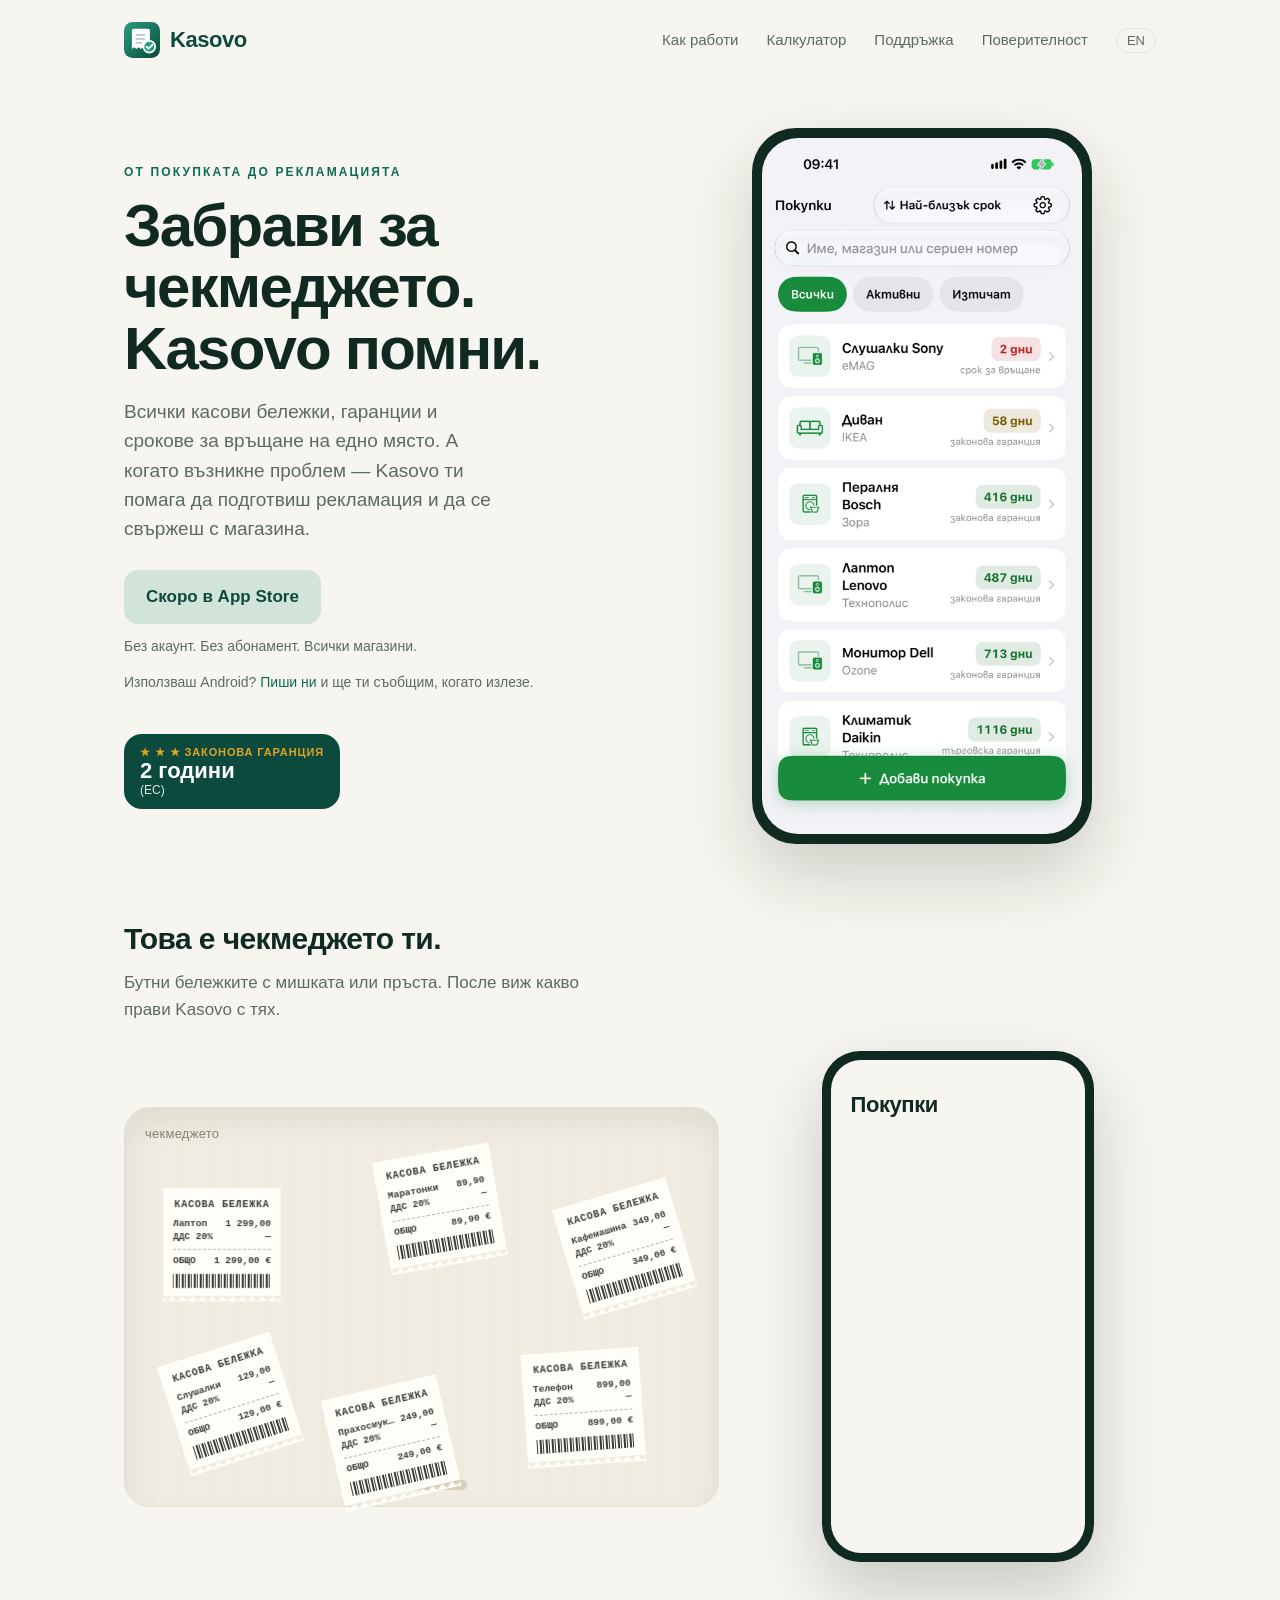
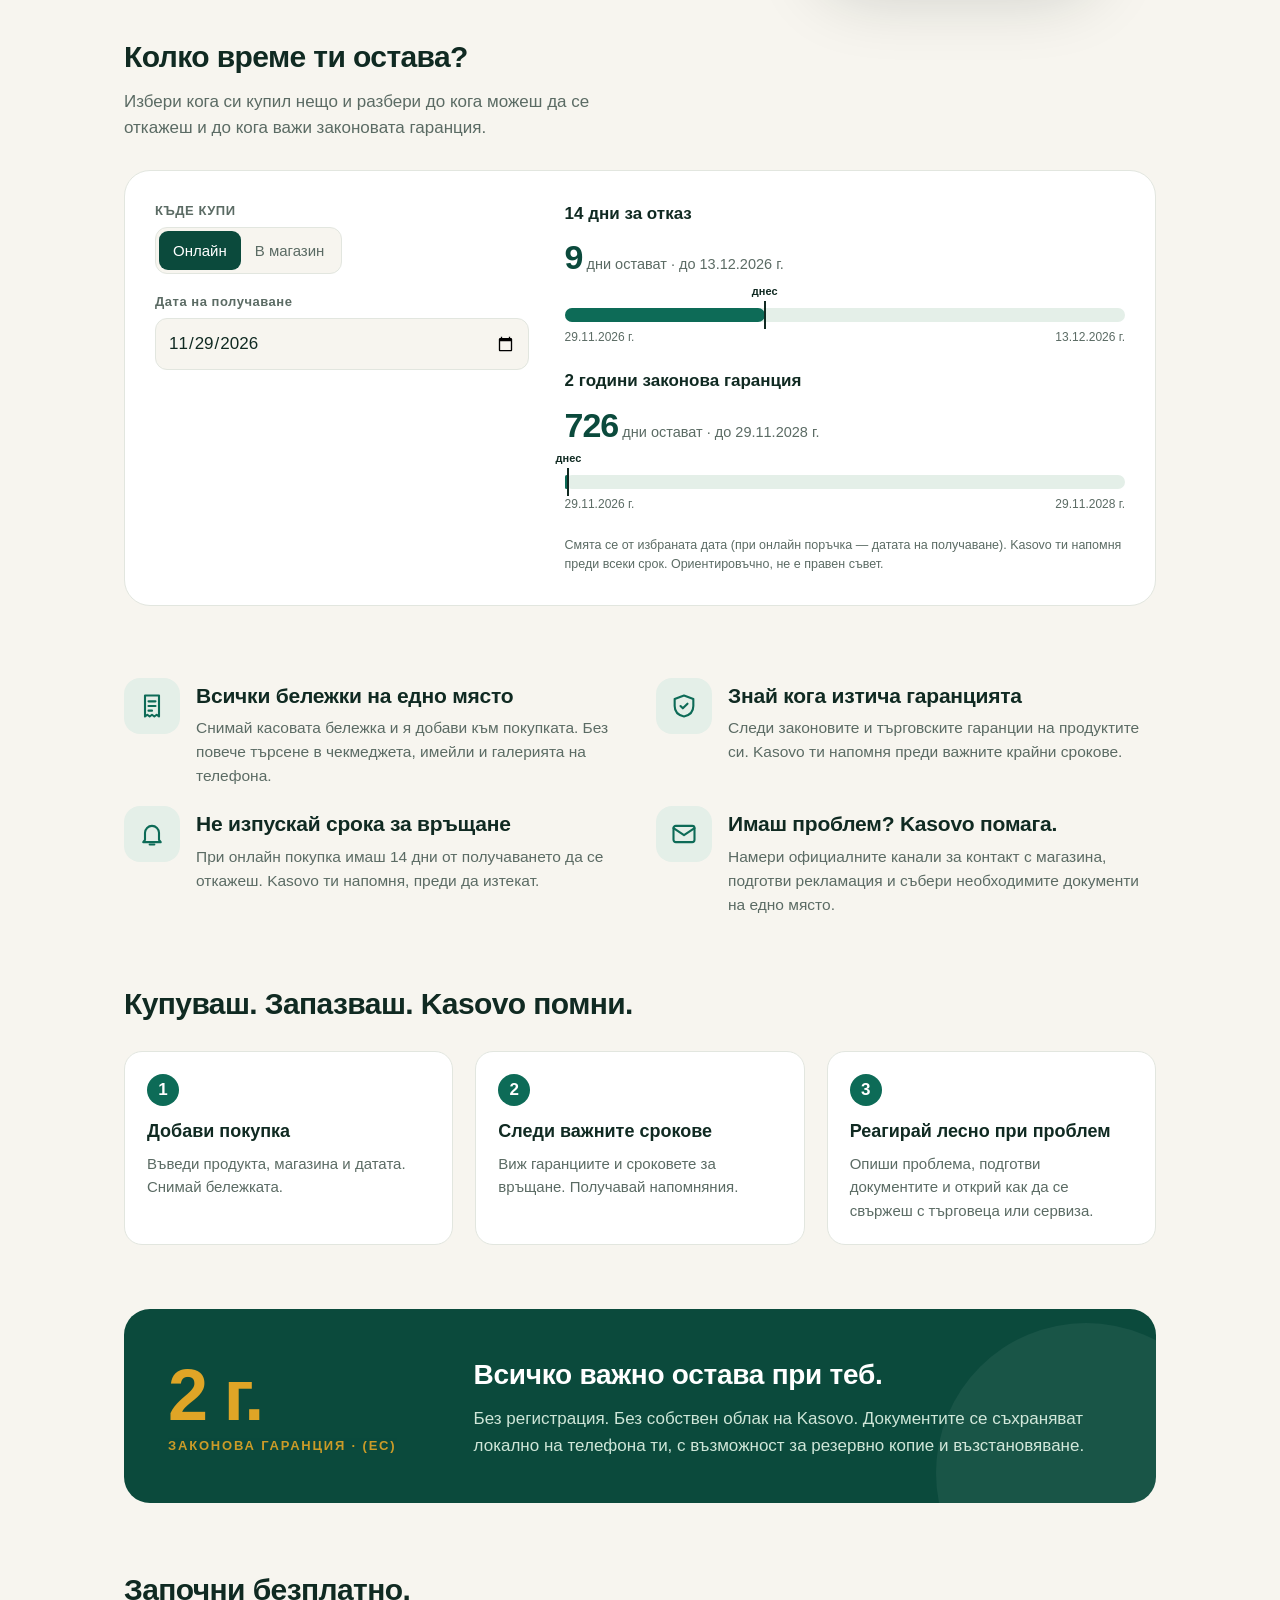
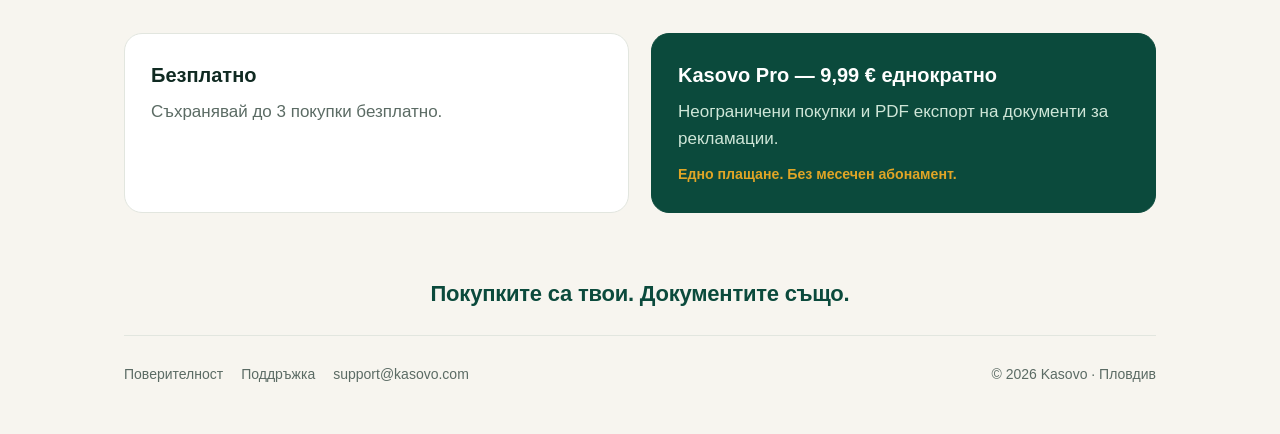
<file: index.html>
<!DOCTYPE html>
<html lang="bg">
<head>
<meta charset="utf-8">
<meta name="viewport" content="width=device-width, initial-scale=1">
<title>Kasovo — Касови бележки и гаранции</title>
<meta name="description" content="Всички покупки. Всички гаранции. На едно място. Kasovo пази касовите ти бележки и ти напомня преди да изтече гаранцията или срокът за връщане.">
<link rel="icon" href="favicon.svg" type="image/svg+xml">
<style>
  :root{--ink:#102a22;--muted:#5b6b64;--bg:#f7f5ef;--mint:#e4efe8;--mint2:#d2e4d9;--green:#0d6b57;--green-d:#0b4a3c;--green-l:#2a9d7f;--line:#e2e6df;--amber:#e0a526;--red:#dc2626}
  *{box-sizing:border-box}
  html,body{margin:0;background:var(--bg);color:var(--ink);font:17px/1.55 -apple-system,BlinkMacSystemFont,"Segoe UI",Inter,Roboto,sans-serif}
  a{color:var(--green);text-decoration:none}
  .wrap{max-width:1080px;margin:0 auto;padding:0 24px}
  header{display:flex;align-items:center;justify-content:space-between;padding:22px 0}
  .logo{display:flex;align-items:center;gap:10px;font-weight:800;font-size:22px;color:var(--green-d);letter-spacing:-.02em}
  .logo svg{width:36px;height:36px}
  nav{margin-left:auto;padding-left:48px}
  nav a{margin-left:28px;color:var(--muted);font-size:15px;font-weight:500}
  .lang{border:1px solid var(--line);border-radius:999px;padding:4px 10px;font-size:13px}
  .hero{display:grid;grid-template-columns:1.05fr .95fr;gap:48px;align-items:center;padding:48px 0 64px;position:relative}
  .hero::before{content:"";position:absolute;right:-60px;top:-20px;width:460px;height:460px;border-radius:38% 62% 55% 45%/45% 40% 60% 55%;background:var(--mint);z-index:-1;transform:rotate(-8deg)}
  .tag{font-size:12px;letter-spacing:.18em;font-weight:700;color:var(--green);margin:0 0 14px}
  h1{font-size:clamp(36px,5.2vw,60px);line-height:1.02;letter-spacing:-.03em;margin:0 0 18px;font-weight:800;color:var(--ink)}
  h1 .u{position:relative;white-space:nowrap}
  h1 .u::after{content:"";position:absolute;left:-2px;right:-2px;bottom:-4px;height:12px;border-radius:6px;background:var(--amber);opacity:.55;z-index:-1;transform:rotate(-1deg)}
  .sub{font-size:19px;color:var(--muted);margin:0 0 26px;max-width:36ch}
  .cta{display:inline-flex;align-items:center;gap:10px;background:var(--green-d);color:#fff;padding:14px 22px;border-radius:14px;font-weight:700}
  .cta.soon{background:var(--mint2);color:var(--green-d)}
  .note{font-size:14px;color:var(--muted);margin-top:12px}
  .badge{display:inline-flex;flex-direction:column;align-items:flex-start;gap:0;margin-top:26px;background:var(--green-d);color:#fff;border-radius:18px;padding:12px 16px;line-height:1.15}
  .badge small{font-size:11px;letter-spacing:.08em;color:var(--amber);font-weight:700}
  .badge b{font-size:22px;font-weight:800}
  .badge i{font-style:normal;font-size:12px;opacity:.85}
  .shot{max-width:340px;margin:0 auto;border-radius:44px;padding:10px;background:#102a22;box-shadow:0 30px 70px rgba(15,31,23,.18)}
  .shot img{display:block;width:100%;height:auto;border-radius:36px}
  .feats{display:grid;grid-template-columns:repeat(2,1fr);gap:18px 32px;padding:0 0 64px}
  .feat{display:flex;gap:16px;align-items:flex-start}
  .ic{flex:0 0 56px;height:56px;border-radius:16px;background:var(--mint);display:grid;place-items:center}
  .ic svg{width:28px;height:28px;fill:none;stroke:var(--green);stroke-width:1.8;stroke-linecap:round;stroke-linejoin:round}
  .feat h3{margin:2px 0 4px;font-size:21px;letter-spacing:-.01em}
  .feat p{margin:0;color:var(--muted);font-size:15.5px}
  .law{background:var(--green-d);color:#fff;border-radius:26px;padding:44px;margin-bottom:64px;display:grid;grid-template-columns:.6fr 1.4fr;gap:32px;align-items:center;position:relative;overflow:hidden}
  .law::after{content:"";position:absolute;right:-80px;bottom:-120px;width:300px;height:300px;border-radius:50%;background:rgba(255,255,255,.06)}
  .law h2{margin:0 0 10px;font-size:28px;letter-spacing:-.01em}
  .law p{margin:0;color:#cfe6d8}
  .law .big{font-size:72px;font-weight:900;line-height:1;color:var(--amber);letter-spacing:-.03em}
  .law .big small{display:block;font-size:13px;letter-spacing:.14em;color:var(--amber);opacity:.9;margin-top:8px;font-weight:700}
  .how{padding:0 0 64px}.how h2{font-size:30px;letter-spacing:-.02em;margin:0 0 24px}
  .steps{display:grid;grid-template-columns:repeat(3,1fr);gap:22px}
  .step{background:#fff;border:1px solid var(--line);border-radius:18px;padding:22px}
  .step .n{display:inline-grid;place-items:center;width:32px;height:32px;border-radius:50%;background:var(--green);color:#fff;font-weight:800;margin-bottom:12px}
  .step h3{margin:0 0 6px;font-size:18px}.step p{margin:0;color:var(--muted);font-size:15px}
  .price{padding:0 0 64px}.price h2{font-size:30px;letter-spacing:-.02em;margin:0 0 20px}
  .plans{display:grid;grid-template-columns:1fr 1fr;gap:22px}
  .plan{background:#fff;border:1px solid var(--line);border-radius:18px;padding:26px}
  .plan h3{margin:0 0 8px;font-size:20px}.plan p{margin:0;color:var(--muted)}.plan small{display:block;margin-top:12px;color:var(--green-d);font-weight:700}
  .plan.pro{background:var(--green-d);color:#fff;border-color:var(--green-d)}.plan.pro p{color:#cfe6d8}.plan.pro small{color:var(--amber)}
  .foottag{text-align:center;font-weight:800;font-size:22px;letter-spacing:-.01em;color:var(--green-d);margin:0 0 24px}
  footer{border-top:1px solid var(--line);padding:28px 0 48px;color:var(--muted);font-size:14px;display:flex;justify-content:space-between;flex-wrap:wrap;gap:12px}
  footer a{color:var(--muted);margin-right:18px}
  @media(max-width:860px){.hero,.law,.plans{grid-template-columns:1fr}.feats,.steps{grid-template-columns:1fr}nav a{margin-left:12px}.hero::before{display:none}}
</style>
<link rel="stylesheet" href="fx.css?v=3">
</head>
<body>
<div class="wrap">
  <header>
    <a class="logo" href="/"><svg viewBox="0 0 64 64" aria-hidden="true"><defs><linearGradient id="lg" x1="0" y1="0" x2="1" y2="1"><stop offset="0" stop-color="#2a9d7f"/><stop offset="1" stop-color="#0b4a3c"/></linearGradient></defs><rect width="64" height="64" rx="15" fill="url(#lg)"/><path d="M17 12h26a3 3 0 0 1 3 3v33l-4-3-4 3-4-3-4 3-4-3-4 3-4-3-4 3V15a3 3 0 0 1 3-3z" fill="#fff"/><path d="M22 23h14M22 30h14M22 37h9" stroke="#b9c7c0" stroke-width="3" stroke-linecap="round"/><circle cx="45" cy="44" r="10.5" fill="#2a9d7f" stroke="#fff" stroke-width="3"/><path d="M40 44l3.5 3.5 7-7" stroke="#fff" stroke-width="3.2" fill="none" stroke-linecap="round" stroke-linejoin="round"/></svg>Kasovo</a>
    <nav><a href="#how">Как работи</a><a href="#calc">Калкулатор</a><a href="support.html">Поддръжка</a><a href="privacy.html">Поверителност</a><a class="lang" href="en/">EN</a></nav>
  </header>

  <section class="hero">
    <div>
      <p class="tag">ОТ ПОКУПКАТА ДО РЕКЛАМАЦИЯТА</p>
      <h1>Забрави за<br>чекмеджето.<br><span class="u">Kasovo помни.</span></h1>
      <p class="sub">Всички касови бележки, гаранции и срокове за връщане на едно място. А когато възникне проблем — Kasovo ти помага да подготвиш рекламация и да се свържеш с магазина.</p>
      <span class="cta soon">Скоро в App Store</span>
      <p class="note">Без акаунт. Без абонамент. Всички магазини.</p>
      <p class="note android">Използваш Android? <a href="mailto:android@kasovo.com?subject=Kasovo%20%D0%B7%D0%B0%20Android&amp;body=%D0%98%D1%81%D0%BA%D0%B0%D0%BC%20Kasovo%20%D0%B7%D0%B0%20Android.">Пиши ни</a> и ще ти съобщим, когато излезе.</p>
      <div class="badge"><small>★ ★ ★ ЗАКОНОВА ГАРАНЦИЯ</small><b>2 години</b><i>(ЕС)</i></div>
    </div>
    <div class="shot"><img src="home-bg.png" alt="Екранът „Покупки" в Kasovo" width="538" height="1170" loading="eager"></div>
  </section>

  <section class="drawer" id="drawer">
    <h2>Това е чекмеджето ти.</h2>
    <p class="lead">Бутни бележките с мишката или пръста. После виж какво прави Kasovo с тях.</p>
    <div class="drawer-stage">
      <div class="pile"><span class="pile-hint">чекмеджето</span></div>
      <div class="mini" aria-label="Kasovo подрежда покупките"><div class="mini-in"><h4>Покупки</h4><div class="slots"></div><p class="mini-done">Всичко е подредено. Kasovo помни сроковете.</p><button type="button" class="replay">Още веднъж</button></div></div>
    </div>
  </section>

  <section class="calc" id="calc">
    <h2>Колко време ти остава?</h2>
    <p class="lead">Избери кога си купил нещо и разбери до кога можеш да се откажеш и до кога важи законовата гаранция.</p>
    <div class="calc-box">
      <div>
        <div class="field"><label>КЪДЕ КУПИ</label><div class="seg" role="group"><button type="button" class="on" data-m="online" aria-pressed="true">Онлайн</button><button type="button" data-m="store" aria-pressed="false">В магазин</button></div></div>
        <div class="field"><label class="lbl-date" for="c-date">Дата на получаване</label><input type="date" id="c-date"></div>
      </div>
      <div class="c-out" aria-live="polite"></div>
    </div>
  </section>

  <section class="feats" id="how"><div class="feat"><div class="ic"><svg viewBox="0 0 24 24"><path d="M6 3h12v18l-2-1.5L14 21l-2-1.5L10 21l-2-1.5L6 21z"/><path d="M9 8h6M9 12h6M9 16h3"/></svg></div><div><h3>Всички бележки на едно място</h3><p>Снимай касовата бележка и я добави към покупката. Без повече търсене в чекмеджета, имейли и галерията на телефона.</p></div></div><div class="feat"><div class="ic"><svg viewBox="0 0 24 24"><path d="M12 3l8 3v6c0 5-3.5 8-8 9-4.5-1-8-4-8-9V6z"/><path d="M9 12l2 2 4-4"/></svg></div><div><h3>Знай кога изтича гаранцията</h3><p>Следи законовите и търговските гаранции на продуктите си. Kasovo ти напомня преди важните крайни срокове.</p></div></div><div class="feat"><div class="ic"><svg viewBox="0 0 24 24"><path d="M6 17V11a6 6 0 0 1 12 0v6l1.5 2h-15z"/><path d="M10 21h4"/></svg></div><div><h3>Не изпускай срока за връщане</h3><p>При онлайн покупка имаш 14 дни от получаването да се откажеш. Kasovo ти напомня, преди да изтекат.</p></div></div><div class="feat"><div class="ic"><svg viewBox="0 0 24 24"><rect x="3" y="5" width="18" height="14" rx="2"/><path d="M3 7l9 6 9-6"/></svg></div><div><h3>Имаш проблем? Kasovo помага.</h3><p>Намери официалните канали за контакт с магазина, подготви рекламация и събери необходимите документи на едно място.</p></div></div></section>

  <section class="how"><h2>Купуваш. Запазваш. Kasovo помни.</h2><div class="steps"><div class="step"><span class="n">1</span><h3>Добави покупка</h3><p>Въведи продукта, магазина и датата. Снимай бележката.</p></div><div class="step"><span class="n">2</span><h3>Следи важните срокове</h3><p>Виж гаранциите и сроковете за връщане. Получавай напомняния.</p></div><div class="step"><span class="n">3</span><h3>Реагирай лесно при проблем</h3><p>Опиши проблема, подготви документите и открий как да се свържеш с търговеца или сервиза.</p></div></div></section>

  <section class="law">
    <div><div class="big">2 г.<small>ЗАКОНОВА ГАРАНЦИЯ · (ЕС)</small></div></div>
    <div><h2>Всичко важно остава при теб.</h2><p>Без регистрация. Без собствен облак на Kasovo. Документите се съхраняват локално на телефона ти, с възможност за резервно копие и възстановяване.</p></div>
  </section>

  <section class="price"><h2>Започни безплатно.</h2>
    <div class="plans">
      <div class="plan"><h3>Безплатно</h3><p>Съхранявай до 3 покупки безплатно.</p></div>
      <div class="plan pro"><h3>Kasovo Pro — 9,99 € еднократно</h3><p>Неограничени покупки и PDF експорт на документи за рекламации.</p><small>Едно плащане. Без месечен абонамент.</small></div>
    </div>
  </section>

  <p class="foottag">Покупките са твои. Документите също.</p>
  <footer>
    <div><a href="privacy.html">Поверителност</a><a href="support.html">Поддръжка</a><a href="mailto:support@kasovo.com">support@kasovo.com</a></div>
    <div>© 2026 Kasovo · Пловдив</div>
  </footer>
</div>
<script src="fx.js?v=3" defer></script>
</body>
</html>
</file>
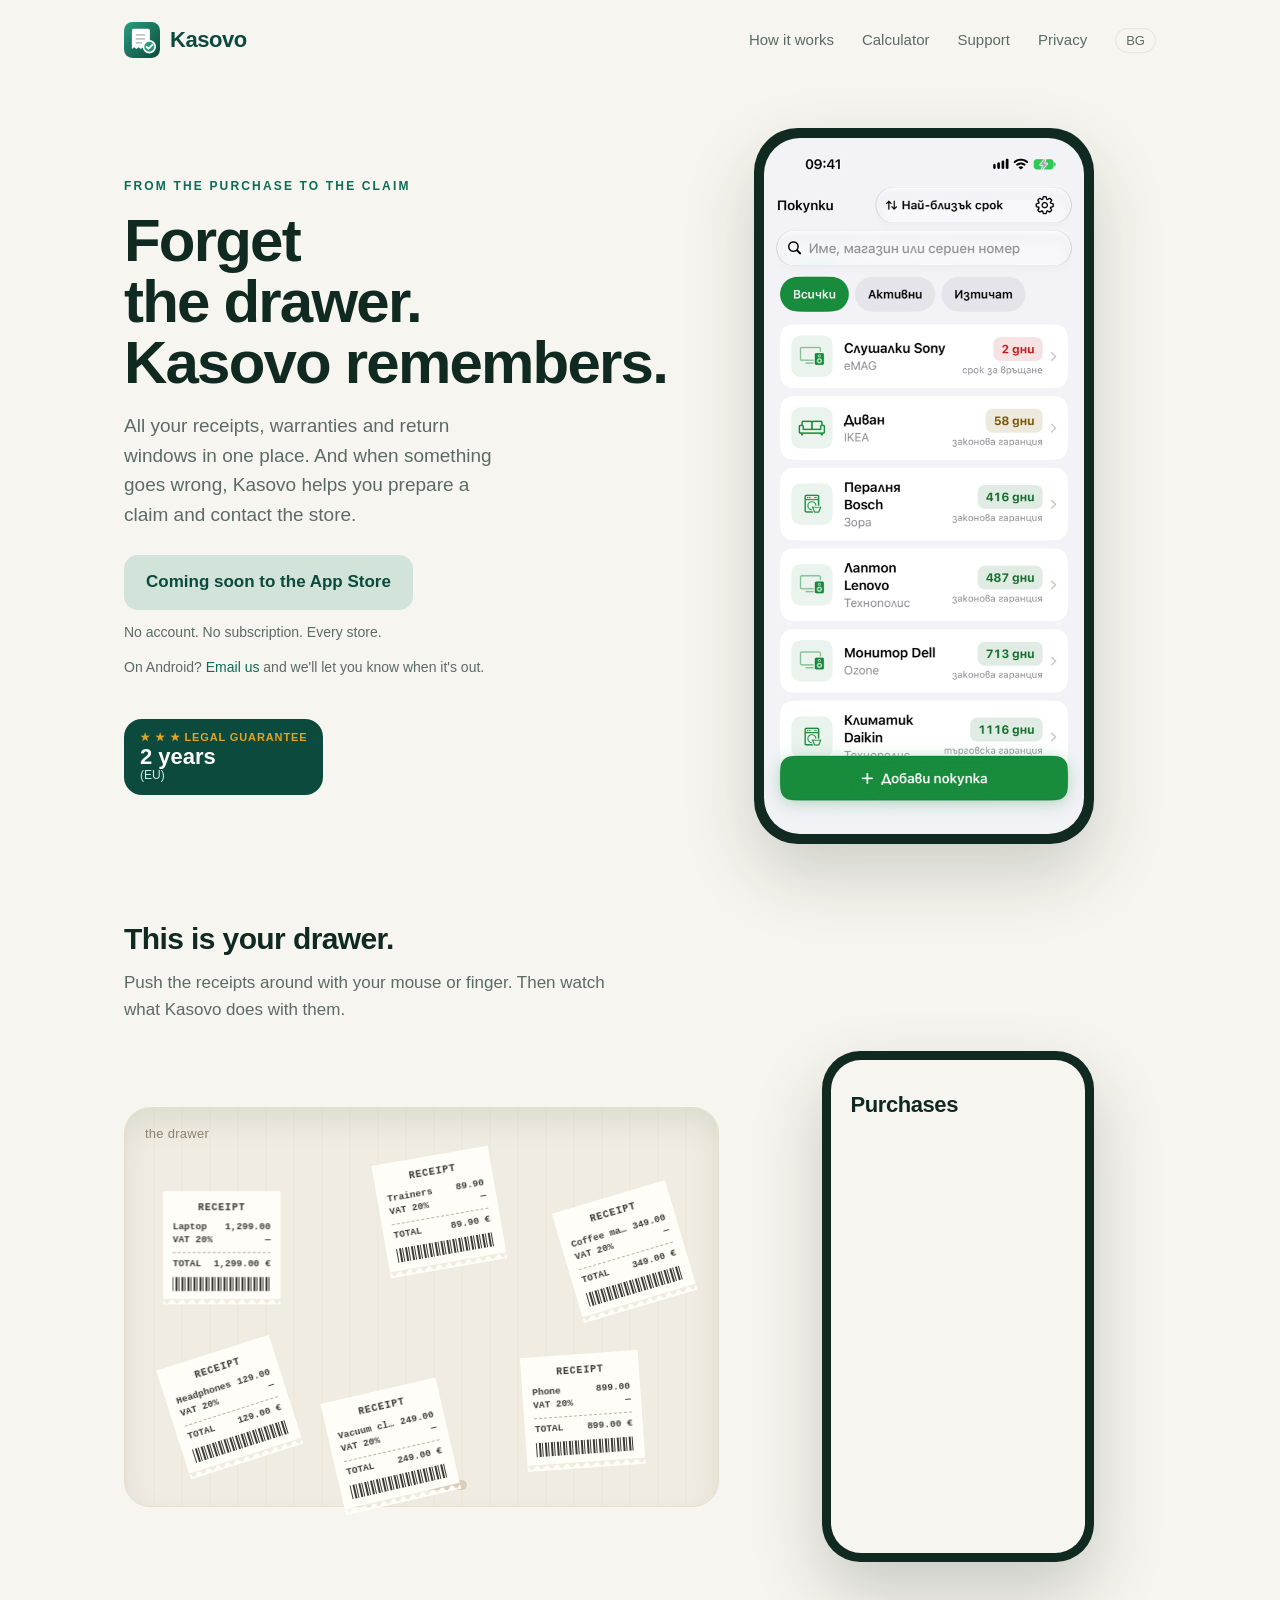
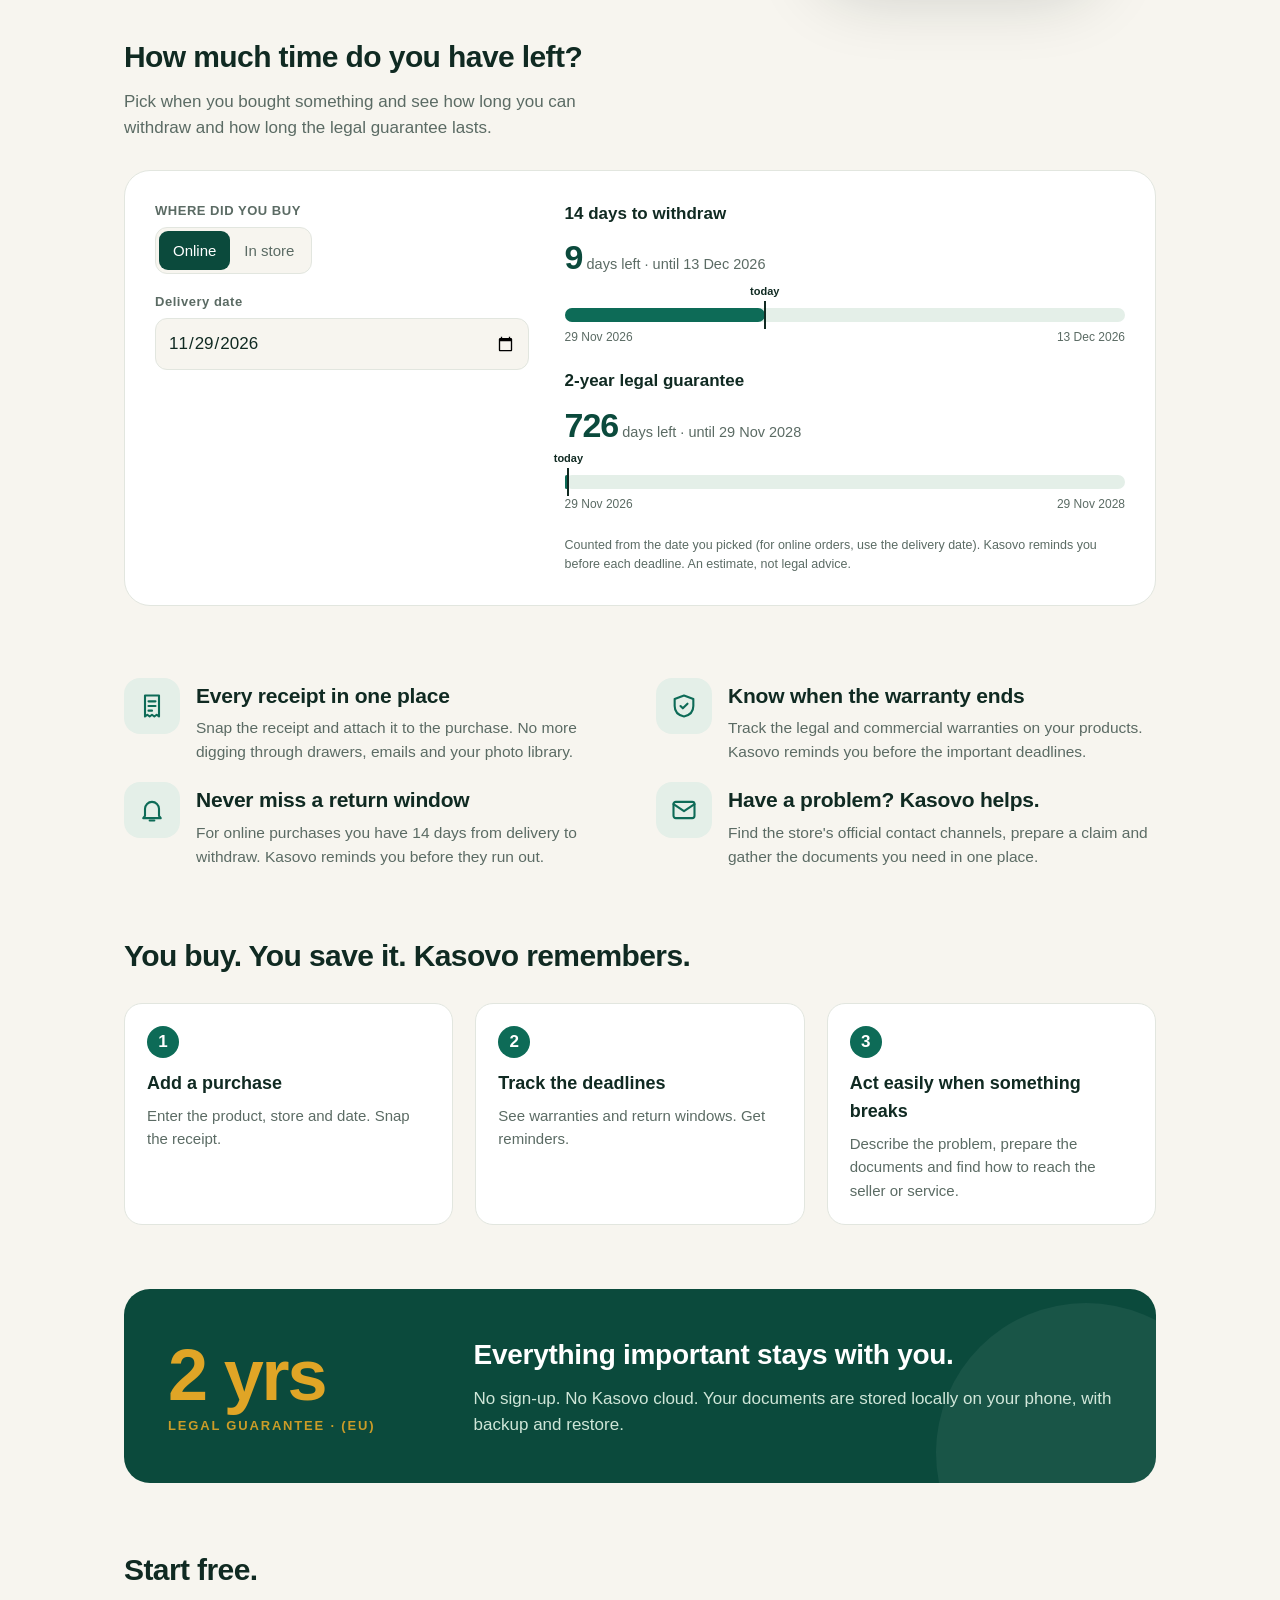
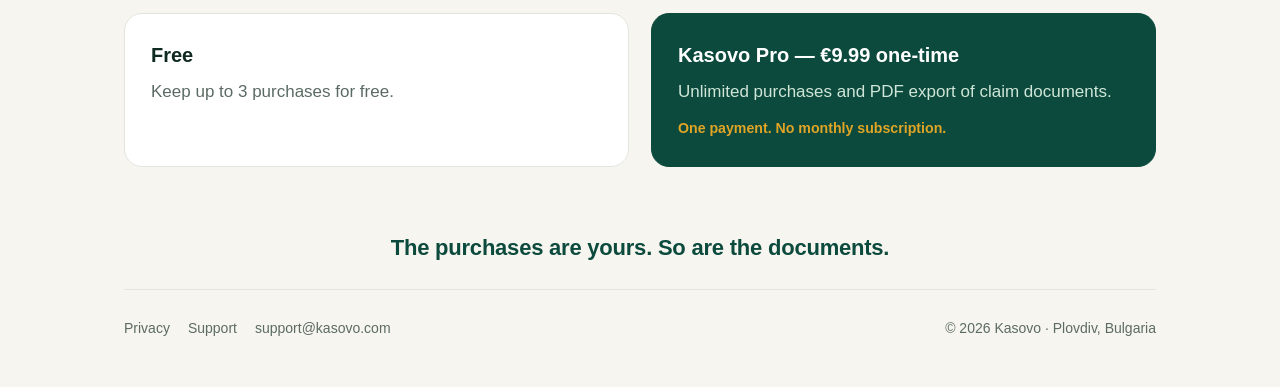
<file: en/index.html>
<!DOCTYPE html>
<html lang="en">
<head>
<meta charset="utf-8">
<meta name="viewport" content="width=device-width, initial-scale=1">
<title>Kasovo — Receipts & Warranties</title>
<meta name="description" content="Every purchase. Every warranty. One place. Kasovo keeps your receipts and reminds you before a warranty or return window runs out.">
<link rel="icon" href="../favicon.svg" type="image/svg+xml">
<style>
  :root{--ink:#102a22;--muted:#5b6b64;--bg:#f7f5ef;--mint:#e4efe8;--mint2:#d2e4d9;--green:#0d6b57;--green-d:#0b4a3c;--green-l:#2a9d7f;--line:#e2e6df;--amber:#e0a526;--red:#dc2626}
  *{box-sizing:border-box}
  html,body{margin:0;background:var(--bg);color:var(--ink);font:17px/1.55 -apple-system,BlinkMacSystemFont,"Segoe UI",Inter,Roboto,sans-serif}
  a{color:var(--green);text-decoration:none}
  .wrap{max-width:1080px;margin:0 auto;padding:0 24px}
  header{display:flex;align-items:center;justify-content:space-between;padding:22px 0}
  .logo{display:flex;align-items:center;gap:10px;font-weight:800;font-size:22px;color:var(--green-d);letter-spacing:-.02em}
  .logo svg{width:36px;height:36px}
  nav{margin-left:auto;padding-left:48px}
  nav a{margin-left:28px;color:var(--muted);font-size:15px;font-weight:500}
  .lang{border:1px solid var(--line);border-radius:999px;padding:4px 10px;font-size:13px}
  .hero{display:grid;grid-template-columns:1.05fr .95fr;gap:48px;align-items:center;padding:48px 0 64px;position:relative}
  .hero::before{content:"";position:absolute;right:-60px;top:-20px;width:460px;height:460px;border-radius:38% 62% 55% 45%/45% 40% 60% 55%;background:var(--mint);z-index:-1;transform:rotate(-8deg)}
  .tag{font-size:12px;letter-spacing:.18em;font-weight:700;color:var(--green);margin:0 0 14px}
  h1{font-size:clamp(36px,5.2vw,60px);line-height:1.02;letter-spacing:-.03em;margin:0 0 18px;font-weight:800;color:var(--ink)}
  h1 .u{position:relative;white-space:nowrap}
  h1 .u::after{content:"";position:absolute;left:-2px;right:-2px;bottom:-4px;height:12px;border-radius:6px;background:var(--amber);opacity:.55;z-index:-1;transform:rotate(-1deg)}
  .sub{font-size:19px;color:var(--muted);margin:0 0 26px;max-width:36ch}
  .cta{display:inline-flex;align-items:center;gap:10px;background:var(--green-d);color:#fff;padding:14px 22px;border-radius:14px;font-weight:700}
  .cta.soon{background:var(--mint2);color:var(--green-d)}
  .note{font-size:14px;color:var(--muted);margin-top:12px}
  .badge{display:inline-flex;flex-direction:column;align-items:flex-start;gap:0;margin-top:26px;background:var(--green-d);color:#fff;border-radius:18px;padding:12px 16px;line-height:1.15}
  .badge small{font-size:11px;letter-spacing:.08em;color:var(--amber);font-weight:700}
  .badge b{font-size:22px;font-weight:800}
  .badge i{font-style:normal;font-size:12px;opacity:.85}
  .shot{max-width:340px;margin:0 auto;border-radius:44px;padding:10px;background:#102a22;box-shadow:0 30px 70px rgba(15,31,23,.18)}
  .shot img{display:block;width:100%;height:auto;border-radius:36px}
  .feats{display:grid;grid-template-columns:repeat(2,1fr);gap:18px 32px;padding:0 0 64px}
  .feat{display:flex;gap:16px;align-items:flex-start}
  .ic{flex:0 0 56px;height:56px;border-radius:16px;background:var(--mint);display:grid;place-items:center}
  .ic svg{width:28px;height:28px;fill:none;stroke:var(--green);stroke-width:1.8;stroke-linecap:round;stroke-linejoin:round}
  .feat h3{margin:2px 0 4px;font-size:21px;letter-spacing:-.01em}
  .feat p{margin:0;color:var(--muted);font-size:15.5px}
  .law{background:var(--green-d);color:#fff;border-radius:26px;padding:44px;margin-bottom:64px;display:grid;grid-template-columns:.6fr 1.4fr;gap:32px;align-items:center;position:relative;overflow:hidden}
  .law::after{content:"";position:absolute;right:-80px;bottom:-120px;width:300px;height:300px;border-radius:50%;background:rgba(255,255,255,.06)}
  .law h2{margin:0 0 10px;font-size:28px;letter-spacing:-.01em}
  .law p{margin:0;color:#cfe6d8}
  .law .big{font-size:72px;font-weight:900;line-height:1;color:var(--amber);letter-spacing:-.03em}
  .law .big small{display:block;font-size:13px;letter-spacing:.14em;color:var(--amber);opacity:.9;margin-top:8px;font-weight:700}
  .how{padding:0 0 64px}.how h2{font-size:30px;letter-spacing:-.02em;margin:0 0 24px}
  .steps{display:grid;grid-template-columns:repeat(3,1fr);gap:22px}
  .step{background:#fff;border:1px solid var(--line);border-radius:18px;padding:22px}
  .step .n{display:inline-grid;place-items:center;width:32px;height:32px;border-radius:50%;background:var(--green);color:#fff;font-weight:800;margin-bottom:12px}
  .step h3{margin:0 0 6px;font-size:18px}.step p{margin:0;color:var(--muted);font-size:15px}
  .price{padding:0 0 64px}.price h2{font-size:30px;letter-spacing:-.02em;margin:0 0 20px}
  .plans{display:grid;grid-template-columns:1fr 1fr;gap:22px}
  .plan{background:#fff;border:1px solid var(--line);border-radius:18px;padding:26px}
  .plan h3{margin:0 0 8px;font-size:20px}.plan p{margin:0;color:var(--muted)}.plan small{display:block;margin-top:12px;color:var(--green-d);font-weight:700}
  .plan.pro{background:var(--green-d);color:#fff;border-color:var(--green-d)}.plan.pro p{color:#cfe6d8}.plan.pro small{color:var(--amber)}
  .foottag{text-align:center;font-weight:800;font-size:22px;letter-spacing:-.01em;color:var(--green-d);margin:0 0 24px}
  footer{border-top:1px solid var(--line);padding:28px 0 48px;color:var(--muted);font-size:14px;display:flex;justify-content:space-between;flex-wrap:wrap;gap:12px}
  footer a{color:var(--muted);margin-right:18px}
  @media(max-width:860px){.hero,.law,.plans{grid-template-columns:1fr}.feats,.steps{grid-template-columns:1fr}nav a{margin-left:12px}.hero::before{display:none}}
</style>
<link rel="stylesheet" href="../fx.css?v=3">
</head>
<body>
<div class="wrap">
  <header>
    <a class="logo" href="/en/"><svg viewBox="0 0 64 64" aria-hidden="true"><defs><linearGradient id="lg" x1="0" y1="0" x2="1" y2="1"><stop offset="0" stop-color="#2a9d7f"/><stop offset="1" stop-color="#0b4a3c"/></linearGradient></defs><rect width="64" height="64" rx="15" fill="url(#lg)"/><path d="M17 12h26a3 3 0 0 1 3 3v33l-4-3-4 3-4-3-4 3-4-3-4 3-4-3-4 3V15a3 3 0 0 1 3-3z" fill="#fff"/><path d="M22 23h14M22 30h14M22 37h9" stroke="#b9c7c0" stroke-width="3" stroke-linecap="round"/><circle cx="45" cy="44" r="10.5" fill="#2a9d7f" stroke="#fff" stroke-width="3"/><path d="M40 44l3.5 3.5 7-7" stroke="#fff" stroke-width="3.2" fill="none" stroke-linecap="round" stroke-linejoin="round"/></svg>Kasovo</a>
    <nav><a href="#how">How it works</a><a href="#calc">Calculator</a><a href="support.html">Support</a><a href="privacy.html">Privacy</a><a class="lang" href="/">BG</a></nav>
  </header>

  <section class="hero">
    <div>
      <p class="tag">FROM THE PURCHASE TO THE CLAIM</p>
      <h1>Forget<br>the drawer.<br><span class="u">Kasovo remembers.</span></h1>
      <p class="sub">All your receipts, warranties and return windows in one place. And when something goes wrong, Kasovo helps you prepare a claim and contact the store.</p>
      <span class="cta soon">Coming soon to the App Store</span>
      <p class="note">No account. No subscription. Every store.</p>
      <p class="note android">On Android? <a href="mailto:android@kasovo.com?subject=Kasovo%20for%20Android&amp;body=I%27d%20like%20Kasovo%20on%20Android.">Email us</a> and we'll let you know when it's out.</p>
      <div class="badge"><small>★ ★ ★ LEGAL GUARANTEE</small><b>2 years</b><i>(EU)</i></div>
    </div>
    <div class="shot"><img src="../home-bg.png" alt="The Purchases screen in Kasovo" width="538" height="1170" loading="eager"></div>
  </section>

  <section class="drawer" id="drawer">
    <h2>This is your drawer.</h2>
    <p class="lead">Push the receipts around with your mouse or finger. Then watch what Kasovo does with them.</p>
    <div class="drawer-stage">
      <div class="pile"><span class="pile-hint">the drawer</span></div>
      <div class="mini" aria-label="Kasovo organises your purchases"><div class="mini-in"><h4>Purchases</h4><div class="slots"></div><p class="mini-done">All sorted. Kasovo remembers the deadlines.</p><button type="button" class="replay">Play again</button></div></div>
    </div>
  </section>

  <section class="calc" id="calc">
    <h2>How much time do you have left?</h2>
    <p class="lead">Pick when you bought something and see how long you can withdraw and how long the legal guarantee lasts.</p>
    <div class="calc-box">
      <div>
        <div class="field"><label>WHERE DID YOU BUY</label><div class="seg" role="group"><button type="button" class="on" data-m="online" aria-pressed="true">Online</button><button type="button" data-m="store" aria-pressed="false">In store</button></div></div>
        <div class="field"><label class="lbl-date" for="c-date">Delivery date</label><input type="date" id="c-date"></div>
      </div>
      <div class="c-out" aria-live="polite"></div>
    </div>
  </section>

  <section class="feats" id="how"><div class="feat"><div class="ic"><svg viewBox="0 0 24 24"><path d="M6 3h12v18l-2-1.5L14 21l-2-1.5L10 21l-2-1.5L6 21z"/><path d="M9 8h6M9 12h6M9 16h3"/></svg></div><div><h3>Every receipt in one place</h3><p>Snap the receipt and attach it to the purchase. No more digging through drawers, emails and your photo library.</p></div></div><div class="feat"><div class="ic"><svg viewBox="0 0 24 24"><path d="M12 3l8 3v6c0 5-3.5 8-8 9-4.5-1-8-4-8-9V6z"/><path d="M9 12l2 2 4-4"/></svg></div><div><h3>Know when the warranty ends</h3><p>Track the legal and commercial warranties on your products. Kasovo reminds you before the important deadlines.</p></div></div><div class="feat"><div class="ic"><svg viewBox="0 0 24 24"><path d="M6 17V11a6 6 0 0 1 12 0v6l1.5 2h-15z"/><path d="M10 21h4"/></svg></div><div><h3>Never miss a return window</h3><p>For online purchases you have 14 days from delivery to withdraw. Kasovo reminds you before they run out.</p></div></div><div class="feat"><div class="ic"><svg viewBox="0 0 24 24"><rect x="3" y="5" width="18" height="14" rx="2"/><path d="M3 7l9 6 9-6"/></svg></div><div><h3>Have a problem? Kasovo helps.</h3><p>Find the store's official contact channels, prepare a claim and gather the documents you need in one place.</p></div></div></section>

  <section class="how"><h2>You buy. You save it. Kasovo remembers.</h2><div class="steps"><div class="step"><span class="n">1</span><h3>Add a purchase</h3><p>Enter the product, store and date. Snap the receipt.</p></div><div class="step"><span class="n">2</span><h3>Track the deadlines</h3><p>See warranties and return windows. Get reminders.</p></div><div class="step"><span class="n">3</span><h3>Act easily when something breaks</h3><p>Describe the problem, prepare the documents and find how to reach the seller or service.</p></div></div></section>

  <section class="law">
    <div><div class="big">2 yrs<small>LEGAL GUARANTEE · (EU)</small></div></div>
    <div><h2>Everything important stays with you.</h2><p>No sign-up. No Kasovo cloud. Your documents are stored locally on your phone, with backup and restore.</p></div>
  </section>

  <section class="price"><h2>Start free.</h2>
    <div class="plans">
      <div class="plan"><h3>Free</h3><p>Keep up to 3 purchases for free.</p></div>
      <div class="plan pro"><h3>Kasovo Pro — €9.99 one-time</h3><p>Unlimited purchases and PDF export of claim documents.</p><small>One payment. No monthly subscription.</small></div>
    </div>
  </section>

  <p class="foottag">The purchases are yours. So are the documents.</p>
  <footer>
    <div><a href="privacy.html">Privacy</a><a href="support.html">Support</a><a href="mailto:support@kasovo.com">support@kasovo.com</a></div>
    <div>© 2026 Kasovo · Plovdiv, Bulgaria</div>
  </footer>
</div>
<script src="../fx.js?v=3" defer></script>
</body>
</html>
</file>
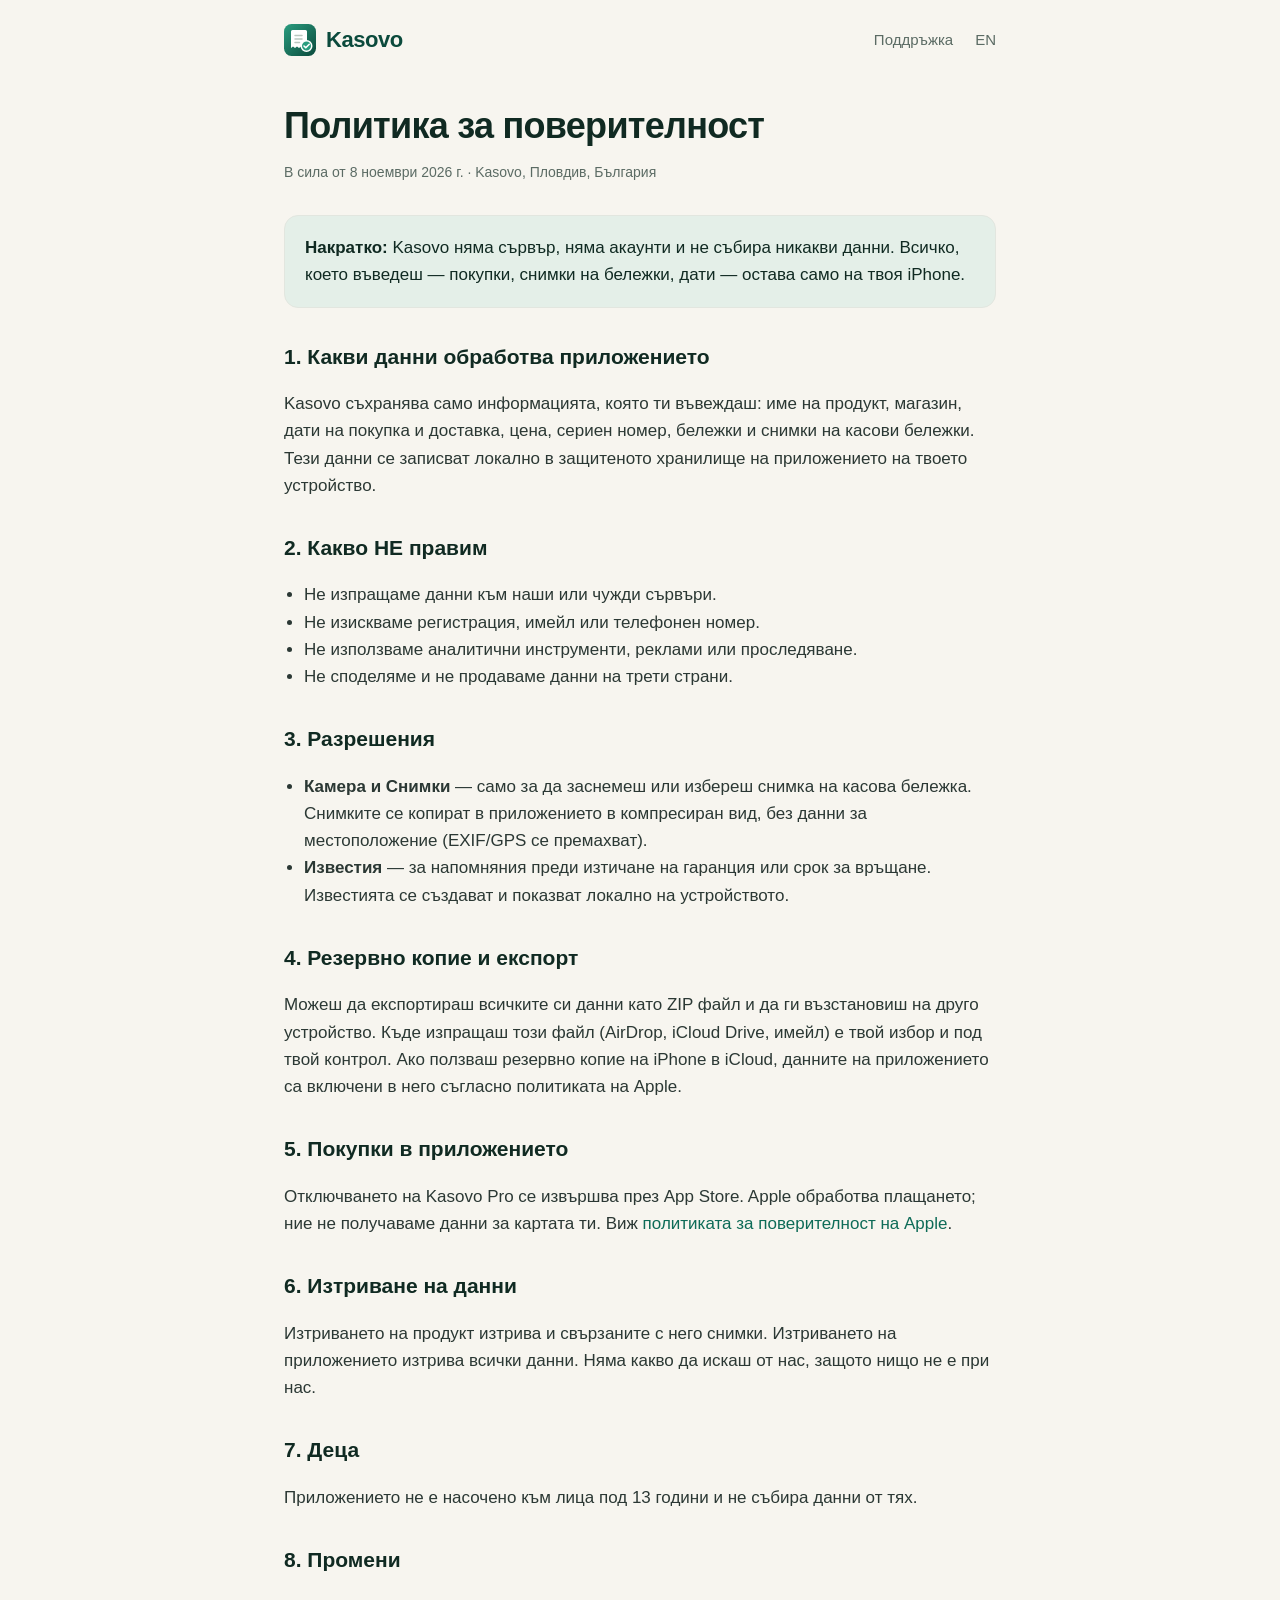
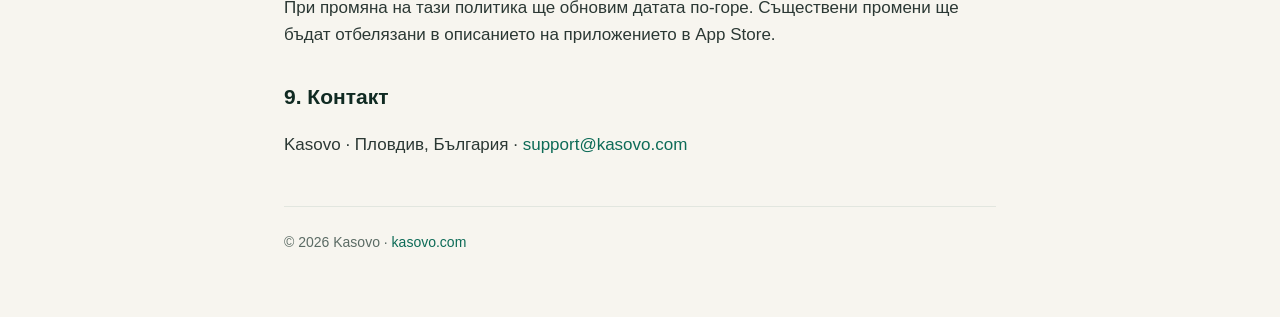
<file: privacy.html>
<!DOCTYPE html>
<html lang="bg"><head><meta charset="utf-8"><meta name="viewport" content="width=device-width, initial-scale=1">
<title>Kasovo — Политика за поверителност</title><link rel="icon" href="favicon.svg"><link rel="stylesheet" href="style-sub.css"></head>
<body><div class="wrap">
<header><a class="logo" href="/"><img src="favicon.svg" alt="">Kasovo</a><nav><a href="support.html">Поддръжка</a><a href="en/privacy.html">EN</a></nav></header>
<h1>Политика за поверителност</h1>
<div class="meta">В сила от 8 ноември 2026 г. · Kasovo, Пловдив, България</div>

<div class="box"><b>Накратко:</b> Kasovo няма сървър, няма акаунти и не събира никакви данни. Всичко, което въведеш — покупки, снимки на бележки, дати — остава само на твоя iPhone.</div>

<h2>1. Какви данни обработва приложението</h2>
<p>Kasovo съхранява само информацията, която ти въвеждаш: име на продукт, магазин, дати на покупка и доставка, цена, сериен номер, бележки и снимки на касови бележки. Тези данни се записват локално в защитеното хранилище на приложението на твоето устройство.</p>

<h2>2. Какво НЕ правим</h2>
<ul>
<li>Не изпращаме данни към наши или чужди сървъри.</li>
<li>Не изискваме регистрация, имейл или телефонен номер.</li>
<li>Не използваме аналитични инструменти, реклами или проследяване.</li>
<li>Не споделяме и не продаваме данни на трети страни.</li>
</ul>

<h2>3. Разрешения</h2>
<ul>
<li><b>Камера и Снимки</b> — само за да заснемеш или избереш снимка на касова бележка. Снимките се копират в приложението в компресиран вид, без данни за местоположение (EXIF/GPS се премахват).</li>
<li><b>Известия</b> — за напомняния преди изтичане на гаранция или срок за връщане. Известията се създават и показват локално на устройството.</li>
</ul>

<h2>4. Резервно копие и експорт</h2>
<p>Можеш да експортираш всичките си данни като ZIP файл и да ги възстановиш на друго устройство. Къде изпращаш този файл (AirDrop, iCloud Drive, имейл) е твой избор и под твой контрол. Ако ползваш резервно копие на iPhone в iCloud, данните на приложението са включени в него съгласно политиката на Apple.</p>

<h2>5. Покупки в приложението</h2>
<p>Отключването на Kasovo Pro се извършва през App Store. Apple обработва плащането; ние не получаваме данни за картата ти. Виж <a href="https://www.apple.com/legal/privacy/">политиката за поверителност на Apple</a>.</p>

<h2>6. Изтриване на данни</h2>
<p>Изтриването на продукт изтрива и свързаните с него снимки. Изтриването на приложението изтрива всички данни. Няма какво да искаш от нас, защото нищо не е при нас.</p>

<h2>7. Деца</h2>
<p>Приложението не е насочено към лица под 13 години и не събира данни от тях.</p>

<h2>8. Промени</h2>
<p>При промяна на тази политика ще обновим датата по-горе. Съществени промени ще бъдат отбелязани в описанието на приложението в App Store.</p>

<h2>9. Контакт</h2>
<p>Kasovo · Пловдив, България · <a href="mailto:support@kasovo.com">support@kasovo.com</a></p>

<footer>© 2026 Kasovo · <a href="/">kasovo.com</a></footer>
</div></body></html>
</file>
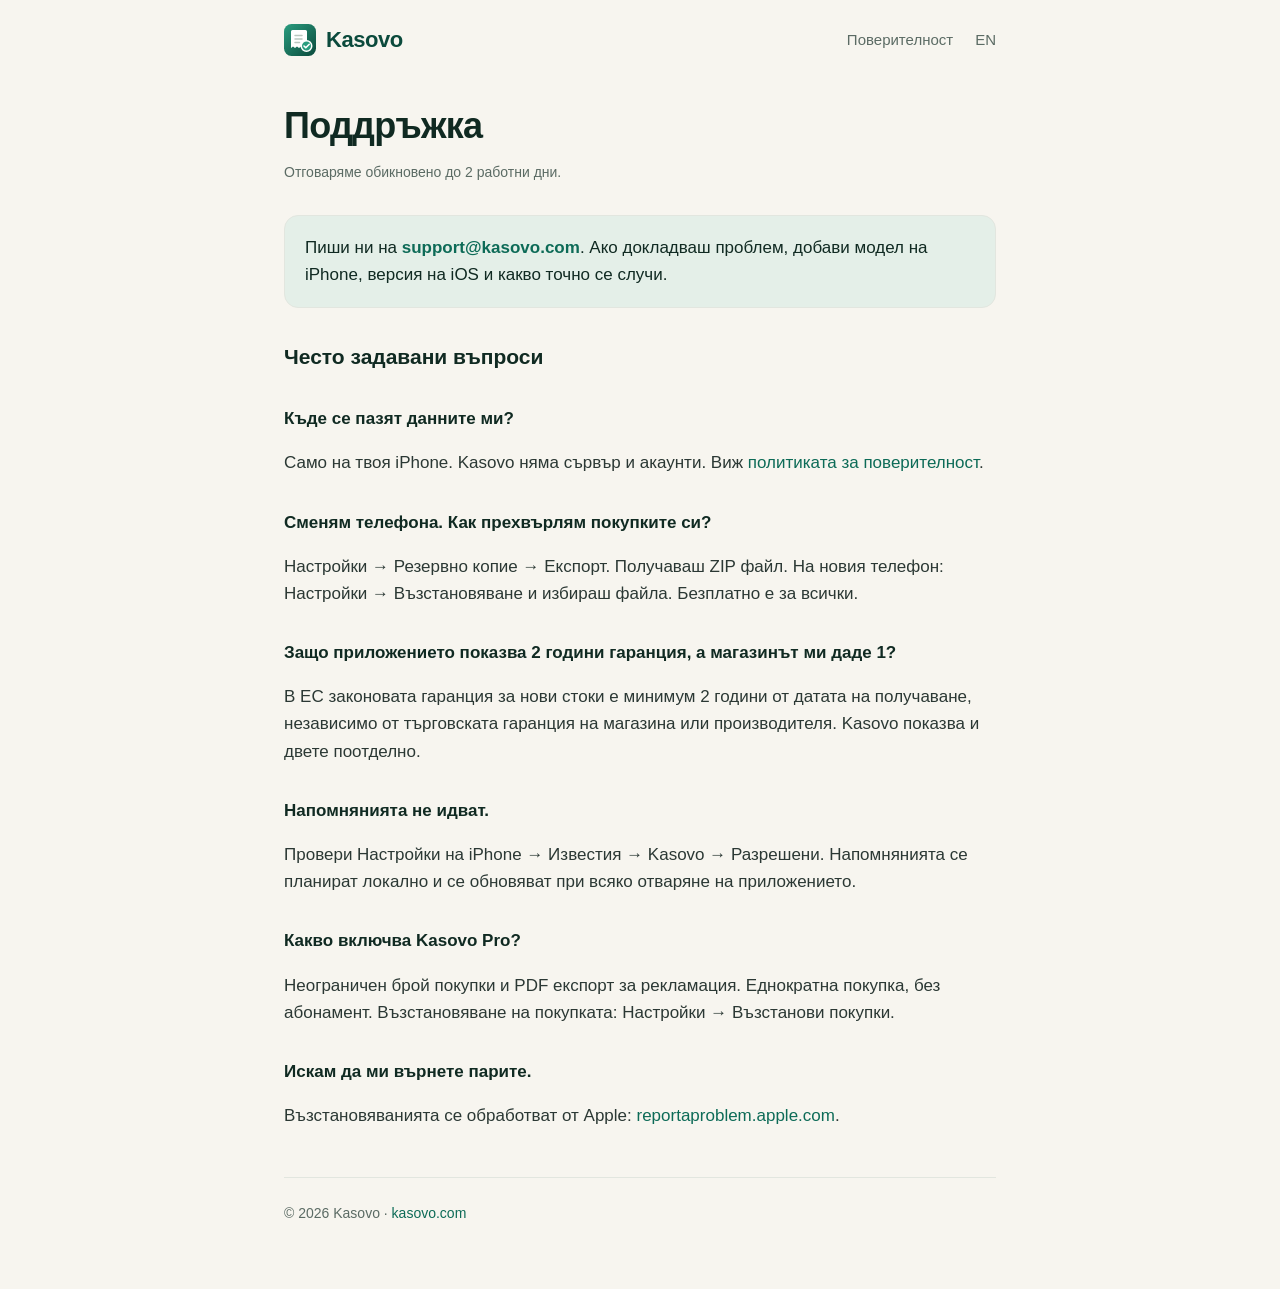
<file: support.html>
<!DOCTYPE html>
<html lang="bg"><head><meta charset="utf-8"><meta name="viewport" content="width=device-width, initial-scale=1">
<title>Kasovo — Поддръжка</title><link rel="icon" href="favicon.svg"><link rel="stylesheet" href="style-sub.css"></head>
<body><div class="wrap">
<header><a class="logo" href="/"><img src="favicon.svg" alt="">Kasovo</a><nav><a href="privacy.html">Поверителност</a><a href="en/support.html">EN</a></nav></header>
<h1>Поддръжка</h1>
<div class="meta">Отговаряме обикновено до 2 работни дни.</div>

<div class="box">Пиши ни на <a href="mailto:support@kasovo.com"><b>support@kasovo.com</b></a>. Ако докладваш проблем, добави модел на iPhone, версия на iOS и какво точно се случи.</div>

<h2>Често задавани въпроси</h2>

<h2 style="font-size:17px">Къде се пазят данните ми?</h2>
<p>Само на твоя iPhone. Kasovo няма сървър и акаунти. Виж <a href="privacy.html">политиката за поверителност</a>.</p>

<h2 style="font-size:17px">Сменям телефона. Как прехвърлям покупките си?</h2>
<p>Настройки → Резервно копие → Експорт. Получаваш ZIP файл. На новия телефон: Настройки → Възстановяване и избираш файла. Безплатно е за всички.</p>

<h2 style="font-size:17px">Защо приложението показва 2 години гаранция, а магазинът ми даде 1?</h2>
<p>В ЕС законовата гаранция за нови стоки е минимум 2 години от датата на получаване, независимо от търговската гаранция на магазина или производителя. Kasovo показва и двете поотделно.</p>

<h2 style="font-size:17px">Напомнянията не идват.</h2>
<p>Провери Настройки на iPhone → Известия → Kasovo → Разрешени. Напомнянията се планират локално и се обновяват при всяко отваряне на приложението.</p>

<h2 style="font-size:17px">Какво включва Kasovo Pro?</h2>
<p>Неограничен брой покупки и PDF експорт за рекламация. Еднократна покупка, без абонамент. Възстановяване на покупката: Настройки → Възстанови покупки.</p>

<h2 style="font-size:17px">Искам да ми върнете парите.</h2>
<p>Възстановяванията се обработват от Apple: <a href="https://reportaproblem.apple.com">reportaproblem.apple.com</a>.</p>

<footer>© 2026 Kasovo · <a href="/">kasovo.com</a></footer>
</div></body></html>
</file>
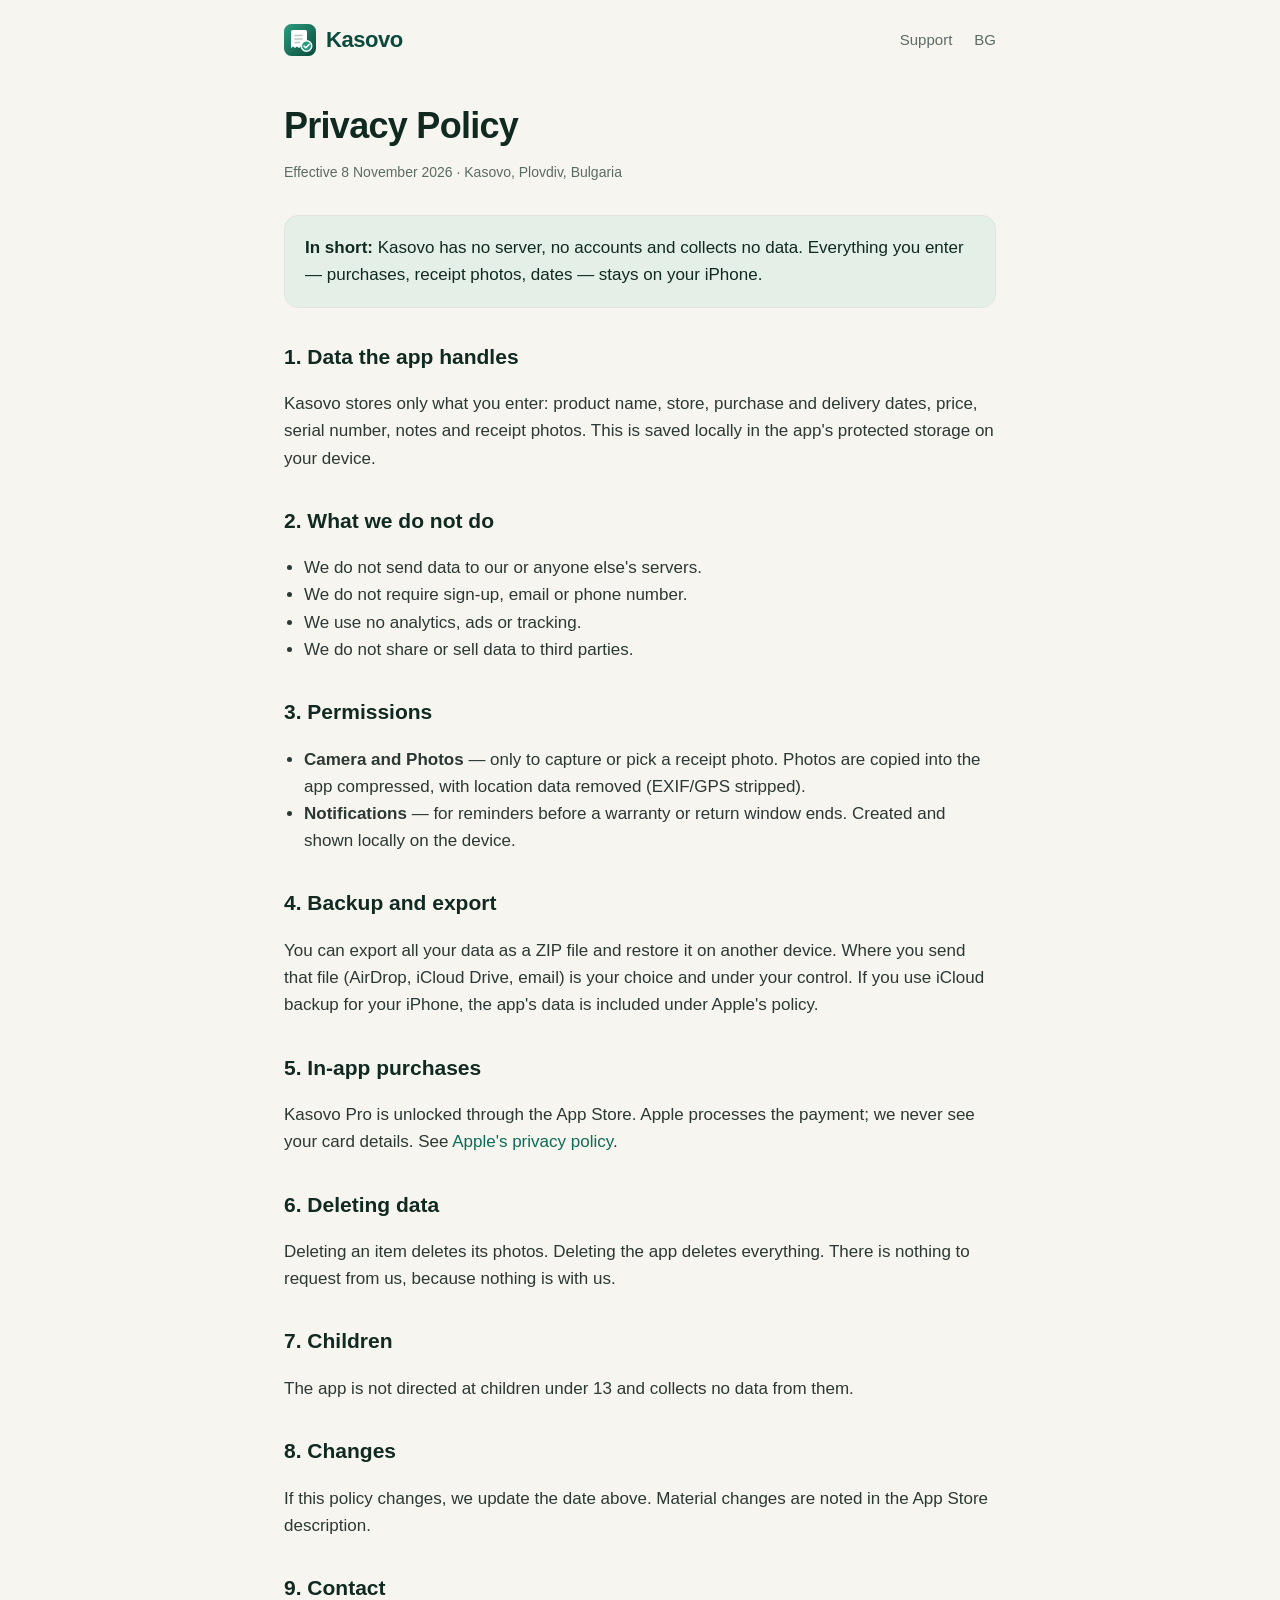
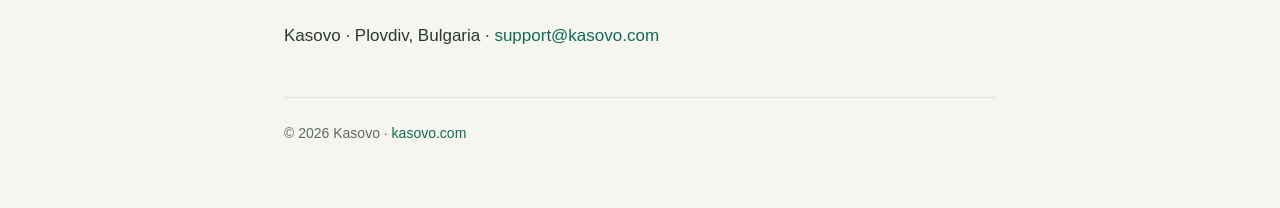
<file: en/privacy.html>
<!DOCTYPE html>
<html lang="en"><head><meta charset="utf-8"><meta name="viewport" content="width=device-width, initial-scale=1">
<title>Kasovo — Privacy Policy</title><link rel="icon" href="../favicon.svg"><link rel="stylesheet" href="../style-sub.css"></head>
<body><div class="wrap">
<header><a class="logo" href="/en/"><img src="../favicon.svg" alt="">Kasovo</a><nav><a href="support.html">Support</a><a href="/privacy.html">BG</a></nav></header>
<h1>Privacy Policy</h1>
<div class="meta">Effective 8 November 2026 · Kasovo, Plovdiv, Bulgaria</div>
<div class="box"><b>In short:</b> Kasovo has no server, no accounts and collects no data. Everything you enter — purchases, receipt photos, dates — stays on your iPhone.</div>
<h2>1. Data the app handles</h2>
<p>Kasovo stores only what you enter: product name, store, purchase and delivery dates, price, serial number, notes and receipt photos. This is saved locally in the app's protected storage on your device.</p>
<h2>2. What we do not do</h2>
<ul><li>We do not send data to our or anyone else's servers.</li><li>We do not require sign-up, email or phone number.</li><li>We use no analytics, ads or tracking.</li><li>We do not share or sell data to third parties.</li></ul>
<h2>3. Permissions</h2>
<ul><li><b>Camera and Photos</b> — only to capture or pick a receipt photo. Photos are copied into the app compressed, with location data removed (EXIF/GPS stripped).</li><li><b>Notifications</b> — for reminders before a warranty or return window ends. Created and shown locally on the device.</li></ul>
<h2>4. Backup and export</h2>
<p>You can export all your data as a ZIP file and restore it on another device. Where you send that file (AirDrop, iCloud Drive, email) is your choice and under your control. If you use iCloud backup for your iPhone, the app's data is included under Apple's policy.</p>
<h2>5. In-app purchases</h2>
<p>Kasovo Pro is unlocked through the App Store. Apple processes the payment; we never see your card details. See <a href="https://www.apple.com/legal/privacy/">Apple's privacy policy</a>.</p>
<h2>6. Deleting data</h2>
<p>Deleting an item deletes its photos. Deleting the app deletes everything. There is nothing to request from us, because nothing is with us.</p>
<h2>7. Children</h2><p>The app is not directed at children under 13 and collects no data from them.</p>
<h2>8. Changes</h2><p>If this policy changes, we update the date above. Material changes are noted in the App Store description.</p>
<h2>9. Contact</h2><p>Kasovo · Plovdiv, Bulgaria · <a href="mailto:support@kasovo.com">support@kasovo.com</a></p>
<footer>© 2026 Kasovo · <a href="/en/">kasovo.com</a></footer>
</div></body></html>
</file>
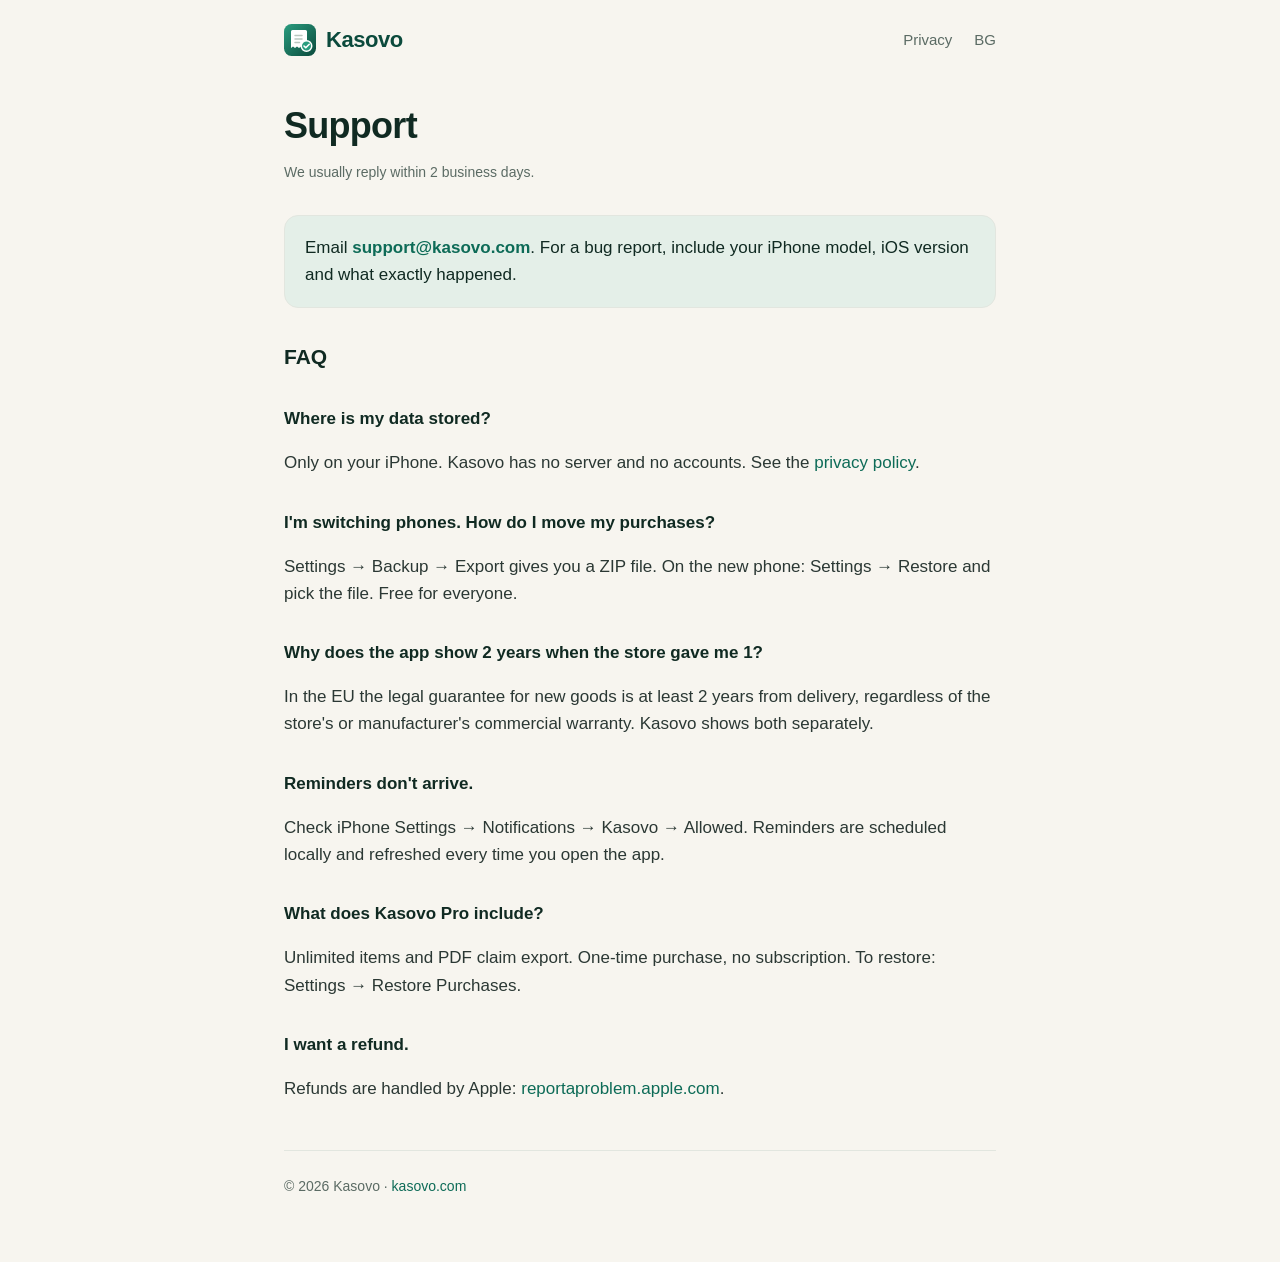
<file: en/support.html>
<!DOCTYPE html>
<html lang="en"><head><meta charset="utf-8"><meta name="viewport" content="width=device-width, initial-scale=1">
<title>Kasovo — Support</title><link rel="icon" href="../favicon.svg"><link rel="stylesheet" href="../style-sub.css"></head>
<body><div class="wrap">
<header><a class="logo" href="/en/"><img src="../favicon.svg" alt="">Kasovo</a><nav><a href="privacy.html">Privacy</a><a href="/support.html">BG</a></nav></header>
<h1>Support</h1>
<div class="meta">We usually reply within 2 business days.</div>
<div class="box">Email <a href="mailto:support@kasovo.com"><b>support@kasovo.com</b></a>. For a bug report, include your iPhone model, iOS version and what exactly happened.</div>
<h2>FAQ</h2>
<h2 style="font-size:17px">Where is my data stored?</h2><p>Only on your iPhone. Kasovo has no server and no accounts. See the <a href="privacy.html">privacy policy</a>.</p>
<h2 style="font-size:17px">I'm switching phones. How do I move my purchases?</h2><p>Settings → Backup → Export gives you a ZIP file. On the new phone: Settings → Restore and pick the file. Free for everyone.</p>
<h2 style="font-size:17px">Why does the app show 2 years when the store gave me 1?</h2><p>In the EU the legal guarantee for new goods is at least 2 years from delivery, regardless of the store's or manufacturer's commercial warranty. Kasovo shows both separately.</p>
<h2 style="font-size:17px">Reminders don't arrive.</h2><p>Check iPhone Settings → Notifications → Kasovo → Allowed. Reminders are scheduled locally and refreshed every time you open the app.</p>
<h2 style="font-size:17px">What does Kasovo Pro include?</h2><p>Unlimited items and PDF claim export. One-time purchase, no subscription. To restore: Settings → Restore Purchases.</p>
<h2 style="font-size:17px">I want a refund.</h2><p>Refunds are handled by Apple: <a href="https://reportaproblem.apple.com">reportaproblem.apple.com</a>.</p>
<footer>© 2026 Kasovo · <a href="/en/">kasovo.com</a></footer>
</div></body></html>
</file>
<file: fx.css>
/* Kasovo — interactive sections (drawer + deadline calculator) */
.drawer{position:relative;padding:8px 0 72px}
.drawer h2,.calc h2{font-size:30px;letter-spacing:-.02em;margin:0 0 8px}
.drawer .lead,.calc .lead{color:var(--muted);margin:0 0 28px;max-width:52ch}
.drawer-stage{position:relative;display:grid;grid-template-columns:1.2fr .8fr;gap:40px;align-items:center;min-height:440px}
.pile{position:relative;height:400px;border-radius:26px;background:repeating-linear-gradient(90deg,#efe9dc 0 2px,transparent 2px 28px),#f1ece1;border:1px solid #e6dfcf;box-shadow:inset 0 14px 30px rgba(16,42,34,.08);overflow:visible;touch-action:pan-y}
.pile::after{content:"";position:absolute;left:50%;bottom:16px;width:90px;height:10px;margin-left:-45px;border-radius:6px;background:#d9cfbb}
.pile-hint{position:absolute;left:20px;top:16px;font-size:13px;color:#8a8170;letter-spacing:.02em;pointer-events:none}
.rcpt{position:absolute;left:0;top:0;width:118px;padding:10px 10px 14px;background:#fffdf7;color:#3b3b36;font:600 9.5px/1.45 "SFMono-Regular",Menlo,Consolas,monospace;box-shadow:0 6px 16px rgba(16,42,34,.14);will-change:transform,opacity;user-select:none;pointer-events:none;
  -webkit-mask:linear-gradient(#000 0 0) top/100% calc(100% - 6px) no-repeat,conic-gradient(from 135deg at top,#000 90deg,#0000 0) bottom/10px 6px repeat-x;
          mask:linear-gradient(#000 0 0) top/100% calc(100% - 6px) no-repeat,conic-gradient(from 135deg at top,#000 90deg,#0000 0) bottom/10px 6px repeat-x}
.rcpt b{display:block;text-align:center;font-size:10px;letter-spacing:.08em;margin-bottom:4px}
.rcpt .ln{display:flex;justify-content:space-between;gap:6px}
.rcpt .ln span:first-child{overflow:hidden;white-space:nowrap;text-overflow:ellipsis}
.rcpt .tot{border-top:1px dashed #b9b4a6;margin-top:5px;padding-top:4px}
.rcpt .bc{height:14px;margin-top:6px;background:repeating-linear-gradient(90deg,#3b3b36 0 1px,transparent 1px 3px,#3b3b36 3px 5px,transparent 5px 6px)}
.mini{justify-self:center;width:272px;border-radius:38px;padding:9px;background:#102a22;box-shadow:0 30px 70px rgba(15,31,23,.2)}
.mini-in{border-radius:30px;background:#f7f5ef;min-height:420px;padding:22px 14px 16px}
.mini-in h4{margin:6px 6px 14px;font-size:22px;letter-spacing:-.02em}
.slot{height:52px;margin-bottom:8px;border-radius:14px}
.card{background:#fff;border:1px solid var(--line);display:flex;align-items:center;gap:10px;padding:0 12px;opacity:0;transform:translateY(6px) scale(.97);transition:opacity .35s ease,transform .35s ease}
.card.on{opacity:1;transform:none}
.card i{flex:0 0 28px;height:28px;border-radius:9px;background:var(--mint);display:grid;place-items:center;font-style:normal;color:var(--green);font-weight:800;font-size:13px}
.card div{min-width:0;flex:1}
.card strong{display:block;font-size:13.5px;white-space:nowrap;overflow:hidden;text-overflow:ellipsis}
.card span{display:block;font-size:11.5px;color:var(--muted);white-space:nowrap}
.card em{font-style:normal;font-size:10px;line-height:1.25;text-align:right;font-weight:700;padding:4px 8px;border-radius:10px;background:var(--mint);color:var(--green-d);white-space:nowrap}
.card em.warn{background:#fbeccb;color:#8a5a00}
.mini-done{margin:12px 6px 0;font-size:12px;color:var(--green);font-weight:700;opacity:0;transition:opacity .4s}
.mini-done.on{opacity:1}
.replay{display:none;margin:10px 6px 0;font:inherit;font-size:13px;font-weight:700;color:var(--green-d);background:var(--mint);border:0;border-radius:999px;padding:7px 14px;cursor:pointer}

/* calculator */
.calc{padding:0 0 72px}
.calc-box{background:#fff;border:1px solid var(--line);border-radius:26px;padding:30px;display:grid;grid-template-columns:.8fr 1.2fr;gap:36px}
.calc label{display:block;font-size:13px;font-weight:700;color:var(--muted);letter-spacing:.04em;margin:0 0 6px}
.calc input[type=date]{width:100%;font:inherit;padding:11px 12px;border:1px solid var(--line);border-radius:12px;background:var(--bg);color:var(--ink)}
.field{margin-bottom:18px}
.seg{display:inline-flex;background:var(--bg);border:1px solid var(--line);border-radius:12px;padding:3px}
.seg button{font:inherit;font-size:15px;border:0;background:transparent;padding:8px 14px;border-radius:9px;color:var(--muted);cursor:pointer}
.seg button.on{background:var(--green-d);color:#fff}
.tl{margin-bottom:22px}
.tl h3{margin:0 0 4px;font-size:17px}
.tl p{margin:0 0 24px;color:var(--muted);font-size:14.5px}
.bar{position:relative;height:14px;border-radius:999px;background:var(--mint)}
.bar .fill{position:absolute;left:0;top:0;bottom:0;border-radius:999px;background:var(--green);width:0;transition:width .9s cubic-bezier(.2,.8,.2,1)}
.bar.over .fill{background:#b9c6bf}
.bar .now{position:absolute;top:-7px;width:2px;height:28px;background:var(--ink);transform:translateX(-1px);transition:left .9s cubic-bezier(.2,.8,.2,1)}
.bar .now::after{content:attr(data-l);position:absolute;top:-18px;left:50%;transform:translateX(-50%);font-size:11px;font-weight:700;white-space:nowrap}
.bar .rem{position:absolute;top:50%;width:10px;height:10px;margin:-5px 0 0 -5px;border-radius:50%;background:var(--amber);box-shadow:0 0 0 3px #fff}
.ends{display:flex;justify-content:space-between;font-size:12px;color:var(--muted);margin-top:6px}
.big-n{font-size:34px;font-weight:900;letter-spacing:-.03em;color:var(--green-d)}
.calc .fine{font-size:12.5px;color:var(--muted);margin:6px 0 0}
.calc .store-note{background:#fbf6ea;border-radius:12px;padding:12px 14px;font-size:14px;color:#6b5420}

@media(max-width:860px){
  .hero .shot{display:none}
  .hero{padding:20px 0 28px;gap:0}
  .drawer{padding:0 0 56px}
  .drawer h2{font-size:25px}
  .drawer .lead{margin-bottom:18px;font-size:15.5px}
  .drawer-stage{grid-template-columns:1fr;gap:20px;min-height:0}
  .pile{height:250px}
  .mini{width:100%;max-width:300px}
  .mini-in{min-height:0}
  .replay.on{display:inline-block}
  nav{padding-left:8px}
  nav a{margin-left:10px;font-size:13.5px;white-space:nowrap}
  nav a[href$="privacy.html"],nav a[href="#how"]{display:none}
  .calc-box{grid-template-columns:1fr;padding:22px}
}
@media(prefers-reduced-motion:reduce){
  .card,.mini-done,.bar .fill,.bar .now{transition:none}
}
</file>
<file: style-sub.css>
:root{--ink:#102a22;--muted:#5b6b64;--bg:#f7f5ef;--line:#e2e6df;--accent:#0d6b57}
*{box-sizing:border-box}html,body{margin:0;background:var(--bg);color:var(--ink);font:17px/1.6 -apple-system,BlinkMacSystemFont,"Segoe UI",Inter,Roboto,sans-serif}
a{color:var(--accent);text-decoration:none}.wrap{max-width:760px;margin:0 auto;padding:0 24px 64px}
header{display:flex;align-items:center;justify-content:space-between;padding:22px 0 40px}
.logo{display:flex;align-items:center;gap:10px;font-weight:800;font-size:22px;color:#0b4a3c;letter-spacing:-.02em}.logo img{width:32px;height:32px}
nav a{margin-left:22px;color:var(--muted);font-size:15px}
h1{font-size:36px;letter-spacing:-.02em;margin:0 0 6px}.meta{color:var(--muted);font-size:14px;margin-bottom:32px}
h2{font-size:21px;margin:32px 0 8px}p,li{color:#2b3834}ul{padding-left:20px}
.box{background:#e4efe8;border:1px solid var(--line);border-radius:14px;padding:18px 20px;margin:20px 0}
footer{border-top:1px solid var(--line);padding-top:24px;margin-top:48px;color:var(--muted);font-size:14px}
</file>
